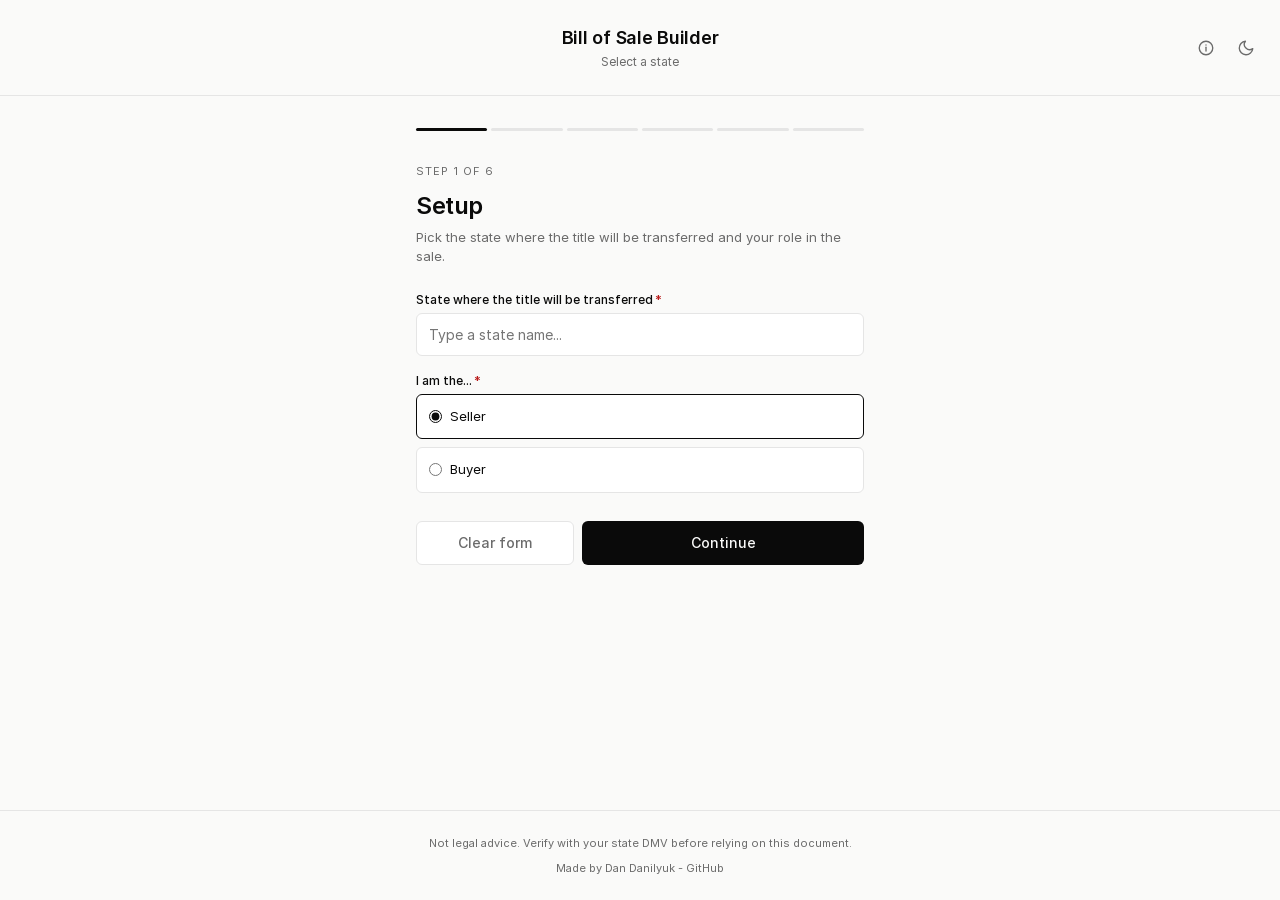
<file: index.html>
<!doctype html>
<html lang="en">
<head>
  <meta charset="utf-8">
  <meta name="viewport" content="width=device-width, initial-scale=1">
  <title>Free Vehicle Bill of Sale Builder - All 50 US States</title>
  <meta name="description" content="Bill of Sale Builder makes a free, printable vehicle bill of sale for any US state. Cars, trailers, boats - with state-aware notary and odometer rules.">
  <meta name="theme-color" content="#fafaf9" media="(prefers-color-scheme: light)">
  <meta name="theme-color" content="#0d1117" media="(prefers-color-scheme: dark)">

  <link rel="canonical" href="https://www.billofsalebuilder.com/">
  <link rel="icon" type="image/svg+xml" href="favicon.svg">
  <link rel="icon" type="image/png" sizes="32x32" href="favicon-32.png">
  <link rel="apple-touch-icon" href="apple-touch-icon.png">

  <meta property="og:type" content="website">
  <meta property="og:site_name" content="Bill of Sale Builder">
  <meta property="og:title" content="Free Vehicle Bill of Sale Builder - All 50 US States">
  <meta property="og:description" content="Bill of Sale Builder makes a free, printable vehicle bill of sale for any US state. Cars, trailers, boats - with state-aware notary and odometer rules.">
  <meta property="og:url" content="https://www.billofsalebuilder.com/">
  <meta property="og:image" content="https://www.billofsalebuilder.com/og.png">

  <meta name="twitter:card" content="summary_large_image">
  <meta name="twitter:title" content="Free Vehicle Bill of Sale Builder - All 50 US States">
  <meta name="twitter:description" content="Bill of Sale Builder makes a free, printable vehicle bill of sale for any US state. Cars, trailers, boats - with state-aware notary and odometer rules.">
  <meta name="twitter:image" content="https://www.billofsalebuilder.com/og.png">

  <script type="application/ld+json">
  {
    "@context": "https://schema.org",
    "@type": "WebApplication",
    "name": "Bill of Sale Builder",
    "description": "Bill of Sale Builder makes a free, printable vehicle bill of sale for any US state. Cars, trailers, boats - with state-aware notary and odometer rules.",
    "url": "https://www.billofsalebuilder.com/",
    "applicationCategory": "BusinessApplication",
    "operatingSystem": "Any",
    "browserRequirements": "Requires a modern browser with JavaScript enabled.",
    "offers": {
      "@type": "Offer",
      "price": "0",
      "priceCurrency": "USD"
    }
  }
  </script>

  <!-- Preload the self-hosted Inter weights so they download in parallel with
       the CSS instead of after it (fonts are otherwise discovered only once
       the stylesheet is parsed), shrinking the font-swap flash on cold loads.
       crossorigin is required for font preloads even same-origin. -->
  <link rel="preload" href="assets/fonts/Inter-Regular.woff2" as="font" type="font/woff2" crossorigin>
  <link rel="preload" href="assets/fonts/Inter-Medium.woff2" as="font" type="font/woff2" crossorigin>
  <link rel="preload" href="assets/fonts/Inter-SemiBold.woff2" as="font" type="font/woff2" crossorigin>

  <link rel="stylesheet" href="css/styles.css">

  <script>
    // No-flash theme init: read user's explicit choice or fall back to OS.
    // Runs before stylesheets paint; CSS keys off the data-theme attribute.
    (function () {
      try {
        var stored = localStorage.getItem('theme');
        var theme = stored === 'light' || stored === 'dark'
          ? stored
          : (window.matchMedia && matchMedia('(prefers-color-scheme: dark)').matches ? 'dark' : 'light');
        document.documentElement.setAttribute('data-theme', theme);
      } catch (e) {
        // localStorage / matchMedia disabled - fall through to default light.
      }
    })();
  </script>
</head>
<body>
  <noscript>
    <div style="padding: var(--space-4); text-align: center; background: var(--bg-elevated); color: var(--ink); border-bottom: 1px solid var(--subtle);">
      This tool needs JavaScript enabled to build your bill of sale. Please turn on JavaScript and reload the page.
    </div>
  </noscript>
  <header class="page-header">
    <h1 class="brand">Bill of Sale Builder</h1>
    <div class="brand-sub" data-state-subtitle></div>
    <div class="header-actions">
      <!-- Info icon: opens the separate How-it-works / FAQ page (a crawlable link). -->
      <a class="icon-btn" href="info.html" aria-label="How it works and FAQ">
        <svg viewBox="0 0 24 24" fill="none" stroke="currentColor" stroke-width="1.8" stroke-linecap="round" stroke-linejoin="round" aria-hidden="true">
          <circle cx="12" cy="12" r="9"/>
          <line x1="12" y1="11" x2="12" y2="16"/>
          <line x1="12" y1="8" x2="12.01" y2="8"/>
        </svg>
      </a>
      <button type="button" class="theme-toggle icon-btn" data-theme-toggle aria-label="Switch theme">
        <svg class="icon-moon" viewBox="0 0 24 24" fill="none" stroke="currentColor" stroke-width="1.8" stroke-linecap="round" stroke-linejoin="round" aria-hidden="true">
          <path d="M21 12.79A9 9 0 1 1 11.21 3 7 7 0 0 0 21 12.79z"/>
        </svg>
        <svg class="icon-sun" viewBox="0 0 24 24" fill="none" stroke="currentColor" stroke-width="1.8" stroke-linecap="round" stroke-linejoin="round" aria-hidden="true">
          <circle cx="12" cy="12" r="4"/>
          <path d="M12 2v2M12 20v2M4.93 4.93l1.41 1.41M17.66 17.66l1.41 1.41M2 12h2M20 12h2M4.93 19.07l1.41-1.41M17.66 6.34l1.41-1.41"/>
        </svg>
      </button>
    </div>
  </header>

  <main class="wizard">
    <!-- role="progressbar" actually exposes the aria-label ("Step N of 6",
         set by app.js) to assistive tech; on a bare div it is ignored. The
         segment spans are presentational under this role. -->
    <div class="progress" role="progressbar" aria-label="Wizard progress"
         aria-valuemin="1" aria-valuemax="6" aria-valuenow="1">
      <span class="progress__seg" data-step="1"></span>
      <span class="progress__seg" data-step="2"></span>
      <span class="progress__seg" data-step="3"></span>
      <span class="progress__seg" data-step="4"></span>
      <span class="progress__seg" data-step="5"></span>
      <span class="progress__seg" data-step="6"></span>
    </div>

    <section class="step" data-step="1" hidden>
      <div class="eyebrow" data-step-eyebrow></div>
      <h2 class="step__title" data-step-title></h2>
      <p class="step__sub" data-step-sub></p>
      <form class="step__form" data-step-form="1"><!-- fields injected by app.js --></form>
      <!-- State-specific guidance. Lives in the section chrome (NOT the form),
           so renderForm() clearing the form does not wipe it. Populated /
           hidden by app.js renderStateGuidance() based on the selected state. -->
      <div class="state-guidance" data-state-guidance hidden></div>
    </section>

    <section class="step" data-step="2" hidden>
      <div class="eyebrow" data-step-eyebrow></div>
      <h2 class="step__title" data-step-title></h2>
      <p class="step__sub" data-step-sub></p>
      <form class="step__form" data-step-form="2"></form>
    </section>

    <section class="step" data-step="3" hidden>
      <div class="eyebrow" data-step-eyebrow></div>
      <h2 class="step__title" data-step-title></h2>
      <p class="step__sub" data-step-sub></p>
      <form class="step__form" data-step-form="3"></form>
    </section>

    <section class="step" data-step="4" hidden>
      <div class="eyebrow" data-step-eyebrow></div>
      <h2 class="step__title" data-step-title></h2>
      <p class="step__sub" data-step-sub></p>
      <form class="step__form" data-step-form="4"></form>
    </section>

    <section class="step" data-step="5" hidden>
      <div class="eyebrow" data-step-eyebrow></div>
      <h2 class="step__title" data-step-title></h2>
      <p class="step__sub" data-step-sub></p>
      <form class="step__form" data-step-form="5"></form>
    </section>

    <section class="step" data-step="6" hidden>
      <div class="eyebrow" data-step-eyebrow></div>
      <h2 class="step__title" data-step-title></h2>
      <p class="step__sub" data-step-sub></p>
      <iframe class="pdf-preview" title="Bill of Sale preview"></iframe>
      <!-- Always-on fallback line. Some mobile browsers (iOS Safari) won't render
           a blob PDF inside an iframe; text set from COPY by app.js renderPreview(). -->
      <p class="pdf-hint" data-pdf-hint hidden></p>
    </section>

    <div class="actions">
      <button type="button" class="btn btn--ghost" data-action="back">Back</button>
      <button type="button" class="btn btn--secondary" data-action="clear" hidden>Clear form</button>
      <button type="button" class="btn btn--primary" data-action="continue">Continue</button>
      <!-- Mobile-safe escape hatch when the inline preview won't render; href +
           label set by app.js. -->
      <a class="btn btn--secondary" data-action="open-pdf" target="_blank" rel="noopener" hidden></a>
      <!-- Prints the preview iframe's PDF; label set by app.js. -->
      <button type="button" class="btn btn--secondary" data-action="print" hidden></button>
      <a class="btn btn--primary" data-action="download" hidden>Download PDF</a>
    </div>
  </main>

  <footer class="page-footer">
    <p class="page-footer__disclaimer" data-page-disclaimer></p>
    <p class="page-footer__credit">
      Made by <a href="https://dandanilyuk.com/" target="_blank" rel="noopener">Dan Danilyuk</a> -
      <a href="https://github.com/DanDanilyuk/billofsalebuilder" target="_blank" rel="noopener">GitHub</a>
    </p>
  </footer>

  <div class="modal" data-modal hidden>
    <div class="modal__overlay" data-modal-overlay></div>
    <div class="modal__dialog" role="dialog" aria-modal="true" aria-labelledby="modal-clear-title" aria-describedby="modal-clear-body">
      <h2 class="modal__title" id="modal-clear-title" data-modal-title></h2>
      <p class="modal__body" id="modal-clear-body" data-modal-body></p>
      <div class="modal__actions">
        <button type="button" class="btn btn--ghost" data-modal-cancel></button>
        <button type="button" class="btn btn--primary" data-modal-confirm></button>
      </div>
    </div>
  </div>

  <!-- jsPDF is lazy-loaded by js/app.js on first reaching Step 6 (see loadJsPdf),
       so it doesn't block first paint on every page view. -->
  <script type="module" src="js/app.js"></script>
</body>
</html>
</file>
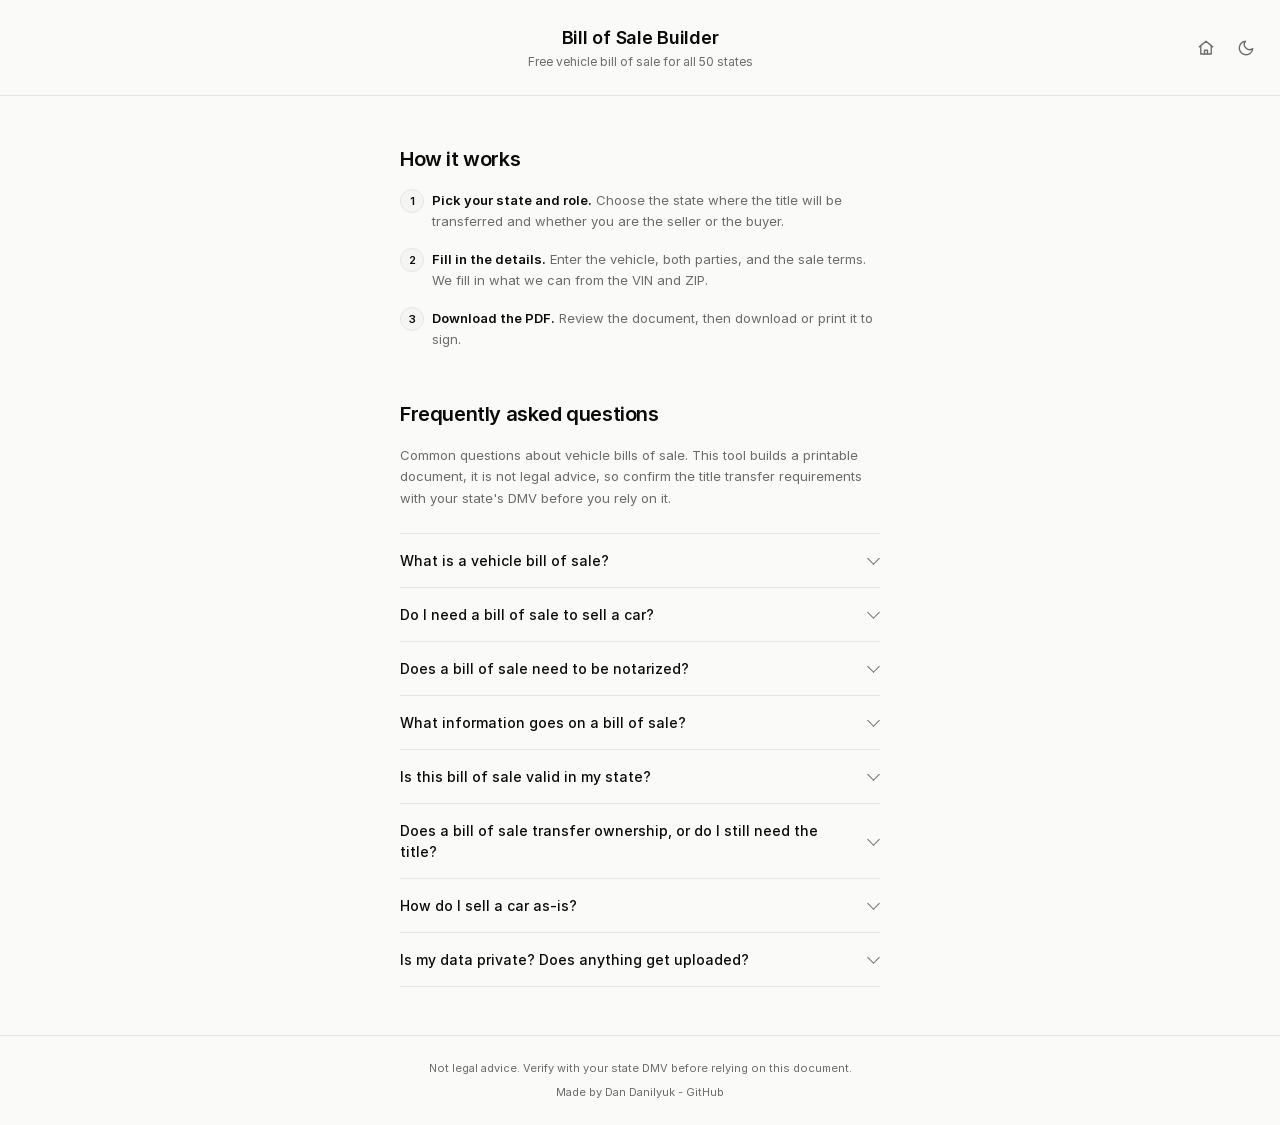
<file: info.html>
<!doctype html>
<html lang="en">
<head>
  <meta charset="utf-8">
  <meta name="viewport" content="width=device-width, initial-scale=1">
  <title>How it works & FAQ - Bill of Sale Builder</title>
  <meta name="description" content="How the Bill of Sale Builder works, plus answers to common questions about vehicle bills of sale, notarization, and titling.">
  <meta name="theme-color" content="#fafaf9" media="(prefers-color-scheme: light)">
  <meta name="theme-color" content="#0d1117" media="(prefers-color-scheme: dark)">

  <!-- Canonical is the extensionless URL: Cloudflare's asset handling serves
       this page at /info and 307-redirects /info.html to it, and a canonical
       must not point at a URL that redirects. Keep og:url and sitemap.xml in
       step. In-site links still use info.html so local static servers work. -->
  <link rel="canonical" href="https://www.billofsalebuilder.com/info">
  <link rel="icon" type="image/svg+xml" href="favicon.svg">
  <link rel="icon" type="image/png" sizes="32x32" href="favicon-32.png">
  <link rel="apple-touch-icon" href="apple-touch-icon.png">

  <meta property="og:type" content="website">
  <meta property="og:site_name" content="Bill of Sale Builder">
  <meta property="og:title" content="How it works & FAQ - Bill of Sale Builder">
  <meta property="og:description" content="How the Bill of Sale Builder works, plus answers to common questions about vehicle bills of sale, notarization, and titling.">
  <meta property="og:url" content="https://www.billofsalebuilder.com/info">
  <meta property="og:image" content="https://www.billofsalebuilder.com/og.png">

  <meta name="twitter:card" content="summary_large_image">
  <meta name="twitter:title" content="How it works & FAQ - Bill of Sale Builder">
  <meta name="twitter:description" content="How the Bill of Sale Builder works, plus answers to common questions about vehicle bills of sale, notarization, and titling.">
  <meta name="twitter:image" content="https://www.billofsalebuilder.com/og.png">

  <!-- FAQPage structured data. Mirrors the visible FAQ below so search engines
       can surface the same Q&A as rich results. Keep in sync with the on-page text. -->
  <script type="application/ld+json">
  {
    "@context": "https://schema.org",
    "@type": "FAQPage",
    "mainEntity": [
      {
        "@type": "Question",
        "name": "What is a vehicle bill of sale?",
        "acceptedAnswer": {
          "@type": "Answer",
          "text": "A vehicle bill of sale is a written record of a sale between a seller and a buyer. It lists the vehicle, the price, the date, and both parties, and serves as proof that the transaction took place. Many states ask for one as part of registering or titling the vehicle."
        }
      },
      {
        "@type": "Question",
        "name": "Do I need a bill of sale to sell a car?",
        "acceptedAnswer": {
          "@type": "Answer",
          "text": "It depends on where the title is transferred. Some states require a bill of sale for registration or tax purposes, while others treat it as optional but useful proof of the sale. Check your state's DMV to confirm what it asks for."
        }
      },
      {
        "@type": "Question",
        "name": "Does a bill of sale need to be notarized?",
        "acceptedAnswer": {
          "@type": "Answer",
          "text": "Most states do not require notarization, but a handful do, and others recommend it. This tool adds a notary block automatically when your selected state requires one, and lets you add it by choice otherwise. Check your state's DMV if you are unsure."
        }
      },
      {
        "@type": "Question",
        "name": "What information goes on a bill of sale?",
        "acceptedAnswer": {
          "@type": "Answer",
          "text": "A bill of sale typically includes the seller and buyer names and addresses, the vehicle details (year, make, model, VIN or HIN), the sale price and date, and the signatures of both parties. Vehicles that are 20 model years old or newer also need an odometer reading. This builder collects each of these as you move through the steps."
        }
      },
      {
        "@type": "Question",
        "name": "Is this bill of sale valid in my state?",
        "acceptedAnswer": {
          "@type": "Answer",
          "text": "The document is tailored to the state you select, using that state's title-transfer language and form references where they exist. Requirements still change over time and can vary by county, so confirm the details with your state's DMV before submitting."
        }
      },
      {
        "@type": "Question",
        "name": "Does a bill of sale transfer ownership, or do I still need the title?",
        "acceptedAnswer": {
          "@type": "Answer",
          "text": "A bill of sale records the sale, but in most states it does not transfer ownership on its own. The signed title is what officially transfers ownership, and the bill of sale supports it. Follow your state's DMV process to complete the title transfer."
        }
      },
      {
        "@type": "Question",
        "name": "How do I sell a car as-is?",
        "acceptedAnswer": {
          "@type": "Answer",
          "text": "Selling a vehicle as-is means the buyer accepts it in its current condition with no warranties from the seller. The document this tool generates states that the vehicle is sold as-is, with no warranties expressed or implied. Make sure both parties understand the condition of the vehicle before signing."
        }
      },
      {
        "@type": "Question",
        "name": "Is my data private? Does anything get uploaded?",
        "acceptedAnswer": {
          "@type": "Answer",
          "text": "Your document is built entirely in your browser, and nothing you enter is sent to us or stored on a server. Two optional lookups reach outside the page: the VIN field can query the federal NHTSA database to fill in year, make, and model, and the ZIP field can query a public postal-code service to fill in city and state. Nothing else leaves your browser."
        }
      }
    ]
  }
  </script>

  <!-- Preload the self-hosted Inter weights so they download in parallel with
       the CSS instead of after it (fonts are otherwise discovered only once
       the stylesheet is parsed), shrinking the font-swap flash on cold loads.
       crossorigin is required for font preloads even same-origin. -->
  <link rel="preload" href="assets/fonts/Inter-Regular.woff2" as="font" type="font/woff2" crossorigin>
  <link rel="preload" href="assets/fonts/Inter-Medium.woff2" as="font" type="font/woff2" crossorigin>
  <link rel="preload" href="assets/fonts/Inter-SemiBold.woff2" as="font" type="font/woff2" crossorigin>

  <link rel="stylesheet" href="css/styles.css">

  <script>
    // No-flash theme init (same as the builder page): honor the user's saved
    // choice or the OS preference before stylesheets paint.
    (function () {
      try {
        var stored = localStorage.getItem('theme');
        var theme = stored === 'light' || stored === 'dark'
          ? stored
          : (window.matchMedia && matchMedia('(prefers-color-scheme: dark)').matches ? 'dark' : 'light');
        document.documentElement.setAttribute('data-theme', theme);
      } catch (e) {
        // localStorage / matchMedia disabled - fall through to default light.
      }
    })();
  </script>
</head>
<body>
  <header class="page-header">
    <h1 class="brand">Bill of Sale Builder</h1>
    <!-- Static tagline mirrors the builder page's state subtitle, so both
         headers are the same height and the info page says what the tool is. -->
    <div class="brand-sub">Free vehicle bill of sale for all 50 states</div>
    <div class="header-actions">
      <a class="icon-btn" href="/" aria-label="Back to the builder">
        <svg viewBox="0 0 24 24" fill="none" stroke="currentColor" stroke-width="1.8" stroke-linecap="round" stroke-linejoin="round" aria-hidden="true">
          <path d="M3 10.5 12 3l9 7.5"/>
          <path d="M5 9.5V20h14V9.5"/>
          <path d="M10 20v-5h4v5"/>
        </svg>
      </a>
      <button type="button" class="theme-toggle icon-btn" data-theme-toggle aria-label="Switch theme">
        <svg class="icon-moon" viewBox="0 0 24 24" fill="none" stroke="currentColor" stroke-width="1.8" stroke-linecap="round" stroke-linejoin="round" aria-hidden="true">
          <path d="M21 12.79A9 9 0 1 1 11.21 3 7 7 0 0 0 21 12.79z"/>
        </svg>
        <svg class="icon-sun" viewBox="0 0 24 24" fill="none" stroke="currentColor" stroke-width="1.8" stroke-linecap="round" stroke-linejoin="round" aria-hidden="true">
          <circle cx="12" cy="12" r="4"/>
          <path d="M12 2v2M12 20v2M4.93 4.93l1.41 1.41M17.66 17.66l1.41 1.41M2 12h2M20 12h2M4.93 19.07l1.41-1.41M17.66 6.34l1.41-1.41"/>
        </svg>
      </button>
    </div>
  </header>

  <main class="seo seo--page">
    <div class="seo__inner">

      <div class="seo__block">
        <h2 class="seo__heading">How it works</h2>
        <ol class="seo__steps">
          <li><strong>Pick your state and role.</strong> Choose the state where the title will be transferred and whether you are the seller or the buyer.</li>
          <li><strong>Fill in the details.</strong> Enter the vehicle, both parties, and the sale terms. We fill in what we can from the VIN and ZIP.</li>
          <li><strong>Download the PDF.</strong> Review the document, then download or print it to sign.</li>
        </ol>
      </div>

      <div class="seo__block">
        <h2 class="seo__heading">Frequently asked questions</h2>
        <p class="seo__intro">Common questions about vehicle bills of sale. This tool builds a printable document, it is not legal advice, so confirm the title transfer requirements with your state's DMV before you rely on it.</p>

        <div class="seo__faq">
          <details class="seo__item">
            <summary class="seo__q">What is a vehicle bill of sale?</summary>
            <div class="seo__a"><p>A vehicle bill of sale is a written record of a sale between a seller and a buyer. It lists the vehicle, the price, the date, and both parties, and serves as proof that the transaction took place. Many states ask for one as part of registering or titling the vehicle.</p></div>
          </details>
          <details class="seo__item">
            <summary class="seo__q">Do I need a bill of sale to sell a car?</summary>
            <div class="seo__a"><p>It depends on where the title is transferred. Some states require a bill of sale for registration or tax purposes, while others treat it as optional but useful proof of the sale. Check your state's DMV to confirm what it asks for.</p></div>
          </details>
          <details class="seo__item">
            <summary class="seo__q">Does a bill of sale need to be notarized?</summary>
            <div class="seo__a"><p>Most states do not require notarization, but a handful do, and others recommend it. This tool adds a notary block automatically when your selected state requires one, and lets you add it by choice otherwise. Check your state's DMV if you are unsure.</p></div>
          </details>
          <details class="seo__item">
            <summary class="seo__q">What information goes on a bill of sale?</summary>
            <div class="seo__a"><p>A bill of sale typically includes the seller and buyer names and addresses, the vehicle details (year, make, model, VIN or HIN), the sale price and date, and the signatures of both parties. Vehicles that are 20 model years old or newer also need an odometer reading. This builder collects each of these as you move through the steps.</p></div>
          </details>
          <details class="seo__item">
            <summary class="seo__q">Is this bill of sale valid in my state?</summary>
            <div class="seo__a"><p>The document is tailored to the state you select, using that state's title-transfer language and form references where they exist. Requirements still change over time and can vary by county, so confirm the details with your state's DMV before submitting.</p></div>
          </details>
          <details class="seo__item">
            <summary class="seo__q">Does a bill of sale transfer ownership, or do I still need the title?</summary>
            <div class="seo__a"><p>A bill of sale records the sale, but in most states it does not transfer ownership on its own. The signed title is what officially transfers ownership, and the bill of sale supports it. Follow your state's DMV process to complete the title transfer.</p></div>
          </details>
          <details class="seo__item">
            <summary class="seo__q">How do I sell a car as-is?</summary>
            <div class="seo__a"><p>Selling a vehicle as-is means the buyer accepts it in its current condition with no warranties from the seller. The document this tool generates states that the vehicle is sold as-is, with no warranties expressed or implied. Make sure both parties understand the condition of the vehicle before signing.</p></div>
          </details>
          <details class="seo__item">
            <summary class="seo__q">Is my data private? Does anything get uploaded?</summary>
            <div class="seo__a"><p>Your document is built entirely in your browser, and nothing you enter is sent to us or stored on a server. Two optional lookups reach outside the page: the VIN field can query the federal NHTSA database to fill in year, make, and model, and the ZIP field can query a public postal-code service to fill in city and state. Nothing else leaves your browser.</p></div>
          </details>
        </div>
      </div>

    </div>
  </main>

  <footer class="page-footer">
    <p class="page-footer__disclaimer">Not legal advice. Verify with your state DMV before relying on this document.</p>
    <p class="page-footer__credit">
      Made by <a href="https://dandanilyuk.com/" target="_blank" rel="noopener">Dan Danilyuk</a> -
      <a href="https://github.com/DanDanilyuk/billofsalebuilder" target="_blank" rel="noopener">GitHub</a>
    </p>
  </footer>

  <!-- Only the theme toggle needs JS here; the no-flash init above already set
       the theme. Shared with the builder page via js/theme.js. -->
  <script type="module">
    import { bindThemeToggle } from './js/theme.js';
    bindThemeToggle();
  </script>
</body>
</html>
</file>
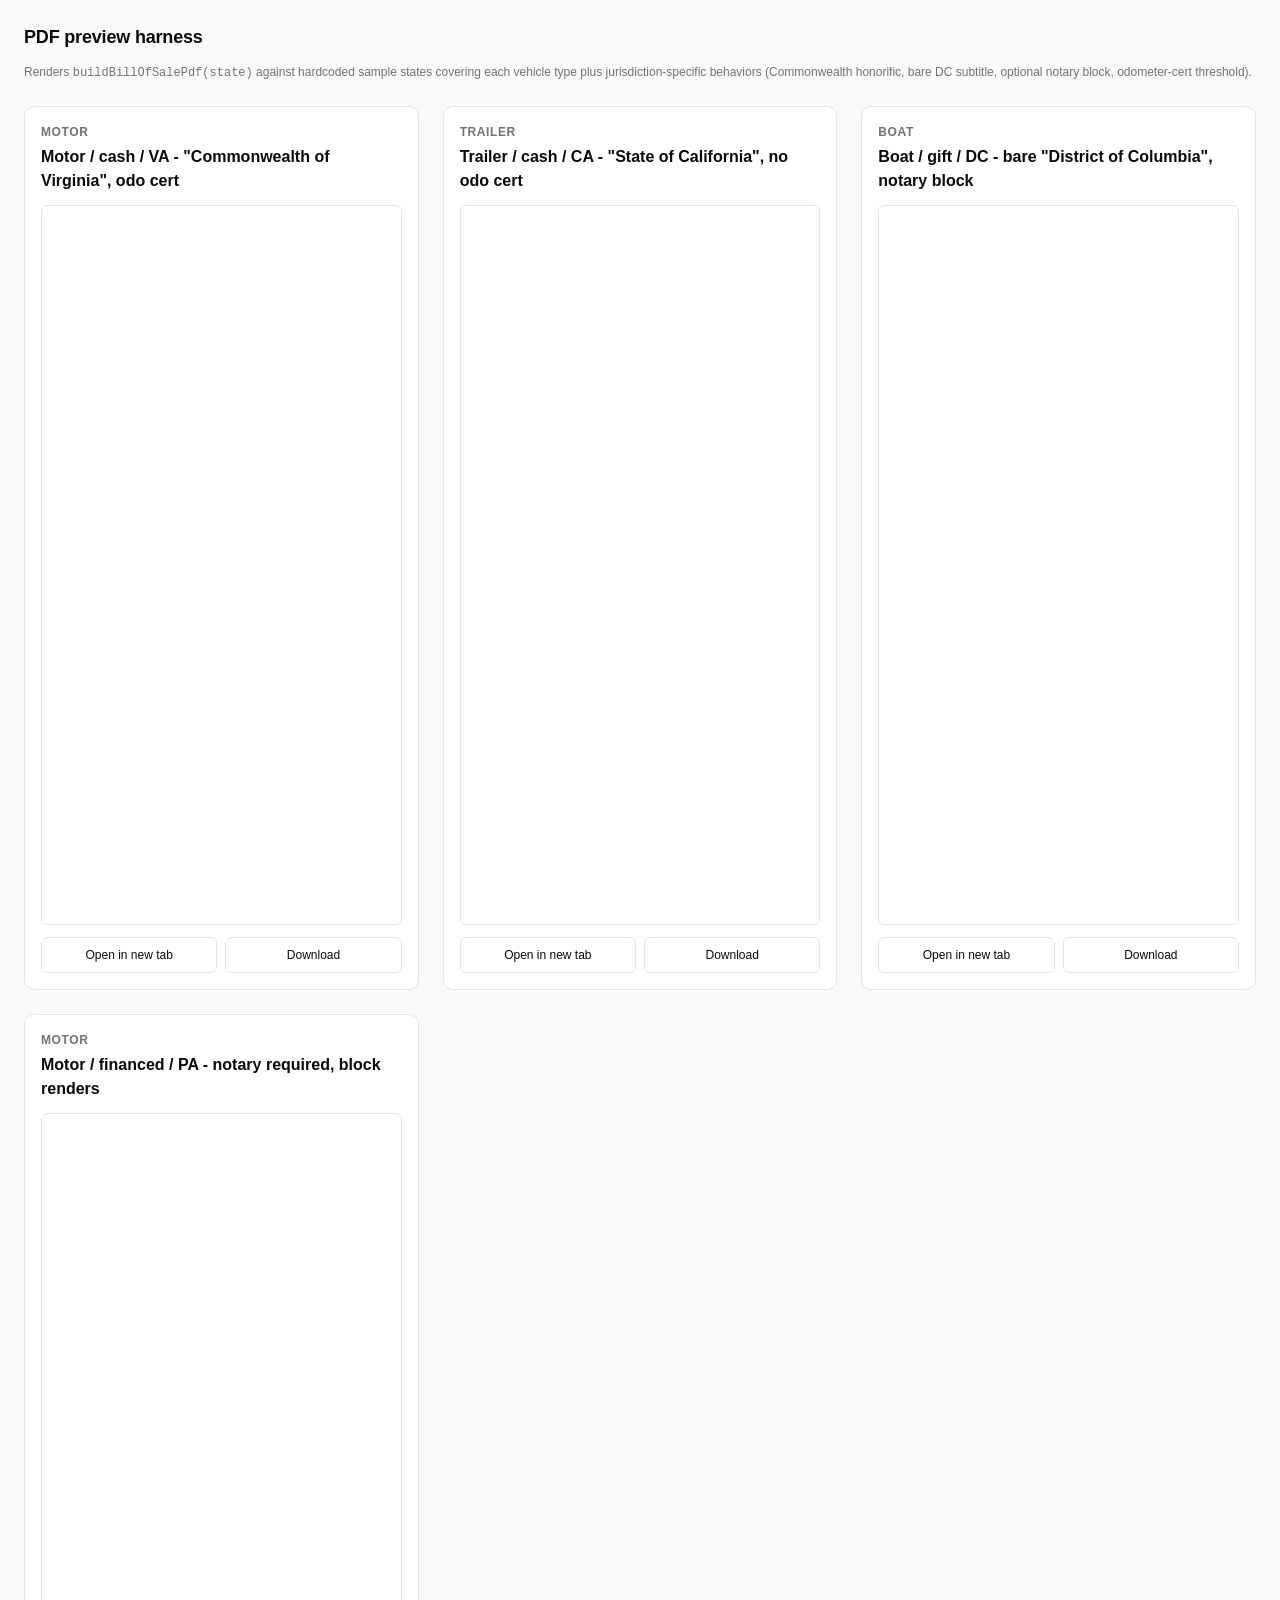
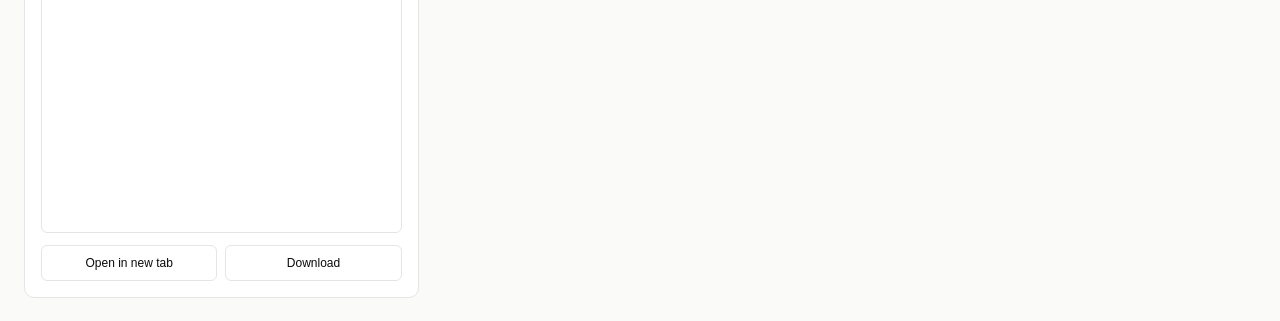
<file: __test/preview.html>
<!doctype html>
<html lang="en">
<head>
  <meta charset="utf-8">
  <meta name="viewport" content="width=device-width, initial-scale=1">
  <title>PDF preview harness</title>
  <style>
    :root {
      --bg: #fafaf9;
      --surface: #ffffff;
      --ink: #0a0a0a;
      --muted: #737373;
      --subtle: #e5e5e5;
    }
    * { box-sizing: border-box; }
    html, body { margin: 0; padding: 0; }
    body {
      background: var(--bg);
      color: var(--ink);
      font: 14px/1.5 -apple-system, BlinkMacSystemFont, 'Segoe UI', sans-serif;
      padding: 24px;
    }
    h1 {
      font-size: 18px;
      margin: 0 0 4px;
      letter-spacing: -0.01em;
    }
    .sub {
      color: var(--muted);
      margin-bottom: 24px;
      font-size: 12px;
    }
    .grid {
      display: grid;
      gap: 24px;
      grid-template-columns: repeat(auto-fit, minmax(360px, 1fr));
    }
    .card {
      background: var(--surface);
      border: 1px solid var(--subtle);
      border-radius: 10px;
      padding: 16px;
      display: flex;
      flex-direction: column;
      gap: 12px;
    }
    .card__title {
      font-size: 12px;
      font-weight: 600;
      letter-spacing: 0.05em;
      text-transform: uppercase;
      color: var(--muted);
    }
    .card__name {
      font-size: 16px;
      font-weight: 600;
      margin-top: -8px;
    }
    iframe {
      width: 100%;
      height: 720px;
      border: 1px solid var(--subtle);
      border-radius: 6px;
      background: #fff;
    }
    .actions { display: flex; gap: 8px; }
    a.btn {
      flex: 1;
      text-align: center;
      padding: 8px 12px;
      border-radius: 6px;
      border: 1px solid var(--subtle);
      text-decoration: none;
      color: var(--ink);
      font-size: 12px;
      font-weight: 500;
    }
    a.btn:hover { border-color: var(--ink); }
    .err {
      color: #b91c1c;
      background: #fef2f2;
      border: 1px solid #fecaca;
      border-radius: 6px;
      padding: 12px;
      font-family: ui-monospace, SFMono-Regular, Menlo, monospace;
      font-size: 12px;
      white-space: pre-wrap;
    }
  </style>
</head>
<body>
  <h1>PDF preview harness</h1>
  <p class="sub">
    Renders <code>buildBillOfSalePdf(state)</code> against hardcoded sample
    states covering each vehicle type plus jurisdiction-specific behaviors
    (Commonwealth honorific, bare DC subtitle, optional notary block,
    odometer-cert threshold).
  </p>

  <div id="grid" class="grid"></div>

  <!-- jsPDF must load before pdf.js (UMD attaches to window.jspdf). -->
  <script src="../lib/jspdf.umd.min.js"></script>
  <script type="module">
    import { buildBillOfSalePdf } from '../js/pdf.js';

    const today = new Date().toISOString().slice(0, 10);

    const baseMeta = (usState, role = 'seller') => ({
      version: 2,
      usState,
      role,
      updatedAt: new Date().toISOString(),
    });

    const samples = [
      {
        name: 'Motor / cash / VA - "Commonwealth of Virginia", odo cert',
        state: {
          vehicle: {
            type: 'motor',
            year: '2018',
            make: 'Toyota',
            model: 'Camry',
            color: 'Silver',
            subType: 'sedan',
            subTypeOther: '',
            vin: '4T1B11HK5JU123456',
            hin: '',
            length: '',
            hullMaterial: '',
            odometer: '67432',
            odometerUnit: 'miles',
            odometerStatus: 'actual',
          },
          seller: {
            firstName: 'Jane', middleName: 'Q.', lastName: 'Seller',
            street: '123 Main Street',
            city: 'Richmond',
            state: 'VA',
            zip: '23220',
            phone: '8045551234',
            license: 'A12345678',
            skipFill: false,
          },
          buyer: {
            firstName: 'John', middleName: 'P.', lastName: 'Buyer',
            street: '456 Oak Avenue',
            city: 'Charlottesville',
            state: 'VA',
            zip: '22902',
            phone: '4345559876',
            license: '',
            skipFill: false,
          },
          sale: {
            price: '12500.00',
            date: today,
            payment: 'cash',
            paymentOther: '',
            priceNegotiable: false,
            includeNotary: false,
            notaryUserSet: false,
          },
          meta: baseMeta('VA', 'seller'),
        },
      },
      {
        name: 'Trailer / cash / CA - "State of California", no odo cert',
        state: {
          vehicle: {
            type: 'trailer',
            year: '2020',
            make: 'Big Tex',
            model: '70CH',
            color: 'Black',
            subType: 'utility',
            subTypeOther: '',
            vin: '16VCX1420L1234567',
            hin: '',
            length: '14',
            hullMaterial: '',
            odometer: '',
            odometerUnit: 'miles',
            odometerStatus: 'actual',
          },
          seller: {
            firstName: 'Marcus', middleName: 'L.', lastName: 'Henderson-Wright',
            street: '7821 Westmoreland Boulevard, Apt 4B',
            city: 'Long Beach',
            state: 'CA',
            zip: '90802-1234',
            phone: '',
            license: '',
            skipFill: false,
          },
          buyer: {
            firstName: 'Priya', middleName: '', lastName: 'Subramanian',
            street: '15 Short Ln',
            city: 'San Diego',
            state: 'CA',
            zip: '92101',
            phone: '6195551122',
            license: 'T98765432',
            skipFill: false,
          },
          sale: {
            price: '3200.00',
            date: today,
            payment: 'cash',
            paymentOther: '',
            priceNegotiable: false,
            includeNotary: false,
            notaryUserSet: false,
          },
          meta: baseMeta('CA', 'seller'),
        },
      },
      {
        name: 'Boat / gift / DC - bare "District of Columbia", notary block',
        state: {
          vehicle: {
            type: 'boat',
            year: '2015',
            make: 'Boston Whaler',
            model: 'Montauk 170',
            color: 'White / Blue',
            subType: 'powerboat',
            subTypeOther: '',
            vin: '',
            hin: 'BWCE1234E515',
            length: '17',
            hullMaterial: 'fiberglass',
            odometer: '',
            odometerUnit: 'miles',
            odometerStatus: 'actual',
          },
          seller: {
            firstName: 'Robert', middleName: 'E.', lastName: 'Lee Jr.',
            street: '1 Harbor Way',
            city: 'Washington',
            state: 'DC',
            zip: '20001',
            phone: '2025550001',
            license: '',
            skipFill: false,
          },
          buyer: {
            firstName: 'Eleanor', middleName: '', lastName: 'Lee',
            street: '1 Harbor Way',
            city: 'Washington',
            state: 'DC',
            zip: '20001',
            phone: '',
            license: '',
            skipFill: false,
          },
          sale: {
            price: '0',
            date: today,
            payment: 'gift',
            paymentOther: '',
            priceNegotiable: false,
            includeNotary: true,        // DC notary='recommended', auto-on
            notaryUserSet: false,
          },
          meta: baseMeta('DC', 'seller'),
        },
      },
      {
        name: 'Motor / financed / PA - notary required, block renders',
        state: {
          vehicle: {
            type: 'motor',
            year: '2022',
            make: 'Ford',
            model: 'F-150',
            color: 'Blue',
            subType: 'truck',
            subTypeOther: '',
            vin: '1FTFW1E50NFA12345',
            hin: '',
            length: '',
            hullMaterial: '',
            odometer: '18750',
            odometerUnit: 'miles',
            odometerStatus: 'actual',
          },
          seller: {
            firstName: 'Anna', middleName: '', lastName: 'Kowalski',
            street: '402 Liberty Avenue',
            city: 'Pittsburgh',
            state: 'PA',
            zip: '15222',
            phone: '4125550199',
            license: '',
            skipFill: false,
          },
          buyer: {
            firstName: 'Devon', middleName: '', lastName: 'Martinez',
            street: '88 Walnut St',
            city: 'Philadelphia',
            state: 'PA',
            zip: '19106',
            phone: '',
            license: '',
            skipFill: false,
          },
          sale: {
            price: '38500.00',
            date: today,
            payment: 'financed',
            paymentOther: '',
            priceNegotiable: false,
            includeNotary: true,        // PA notary='required', auto-on
            notaryUserSet: false,
          },
          meta: baseMeta('PA', 'seller'),
        },
      },
    ];

    const grid = document.getElementById('grid');

    for (const sample of samples) {
      const card = document.createElement('div');
      card.className = 'card';

      const title = document.createElement('div');
      title.className = 'card__title';
      title.textContent = sample.state.vehicle.type;
      card.appendChild(title);

      const name = document.createElement('div');
      name.className = 'card__name';
      name.textContent = sample.name;
      card.appendChild(name);

      try {
        const blob = buildBillOfSalePdf(sample.state);
        const url = URL.createObjectURL(blob);

        const iframe = document.createElement('iframe');
        iframe.src = url;
        iframe.title = sample.name;
        card.appendChild(iframe);

        const actions = document.createElement('div');
        actions.className = 'actions';

        const open = document.createElement('a');
        open.className = 'btn';
        open.href = url;
        open.target = '_blank';
        open.rel = 'noopener';
        open.textContent = 'Open in new tab';
        actions.appendChild(open);

        const dl = document.createElement('a');
        dl.className = 'btn';
        dl.href = url;
        dl.download = `sample-${sample.state.vehicle.type}.pdf`;
        dl.textContent = 'Download';
        actions.appendChild(dl);

        card.appendChild(actions);
      } catch (err) {
        const e = document.createElement('div');
        e.className = 'err';
        e.textContent = (err && err.stack) || String(err);
        card.appendChild(e);
        console.error(sample.name, err);
      }

      grid.appendChild(card);
    }
  </script>
</body>
</html>
</file>
<file: css/styles.css>
@font-face {
  font-family: 'Inter';
  src: url('../assets/fonts/Inter-Regular.woff2') format('woff2');
  font-weight: 400;
  font-display: swap;
}
@font-face {
  font-family: 'Inter';
  src: url('../assets/fonts/Inter-Medium.woff2') format('woff2');
  font-weight: 500;
  font-display: swap;
}
@font-face {
  font-family: 'Inter';
  src: url('../assets/fonts/Inter-SemiBold.woff2') format('woff2');
  font-weight: 600;
  font-display: swap;
}

:root {
  /* Pinned per theme (not "light dark"): native controls - radios,
     checkboxes, the date picker icon - must follow the manual toggle, not the
     OS preference. Light is the default token set (also the no-JS case). */
  color-scheme: light;
  --bg: #fafaf9;
  --surface: #ffffff;
  --bg-elevated: #f5f5f4;
  --ink: #0a0a0a;
  --ink-hover: #1a1a1a;
  --muted: #6b6b6b; /* >= 4.5:1 AA even on --bg-elevated (#f5f5f4: ~4.9:1) */
  --subtle: #e5e5e5;
  --error: #b91c1c;
  --overlay: rgba(10, 10, 10, 0.4);
  --shadow-pop: 0 8px 24px rgba(0, 0, 0, 0.08);
  --shadow-modal: 0 20px 50px rgba(0, 0, 0, 0.18);
  --select-chevron: url("data:image/svg+xml,%3Csvg xmlns='http://www.w3.org/2000/svg' viewBox='0 0 12 8' width='12' height='8'%3E%3Cpath fill='none' stroke='%230a0a0a' stroke-width='1.5' d='M1 1.5l5 5 5-5'/%3E%3C/svg%3E");
  --radius-sm: 6px;
  --radius-md: 10px;
  --space-1: 4px;
  --space-2: 8px;
  --space-3: 12px;
  --space-4: 16px;
  --space-6: 24px;
  --space-8: 32px;
  --space-12: 48px;
  --max-width: 480px;
  --font-sans: 'Inter', -apple-system, BlinkMacSystemFont, 'Segoe UI', sans-serif;
  --font-mono: ui-monospace, SFMono-Regular, Menlo, Consolas, monospace;
}

[data-theme="dark"] {
  /* Refined dark palette. Cool undertones (slight blue cast) reduce
     eye strain compared to neutral grays at the same lightness, and
     wider tonal gaps between bg / surface / elevated give inputs
     and cards real separation without resorting to harsh borders. */
  color-scheme: dark;
  --bg: #0d1117;            /* cool deep base */
  --surface: #161b22;       /* +5L lift for inputs, modal, cards */
  --bg-elevated: #1f242b;   /* +5L again for prominent checkboxes */
  --ink: #e6edf3;           /* soft cool white, ~95% L, ~13.7:1 on bg */
  --ink-hover: #f0f6fc;     /* near-white on primary button hover */
  --muted: #8b949e;         /* ~6.4:1 on bg, comfortable for hints */
  --subtle: #30363d;        /* borders read clearly against surface */
  --error: #f85149;         /* warmer red, visible on cool bg */
  --overlay: rgba(1, 4, 9, 0.65);                   /* stronger scrim - 40% black is weak on a dark bg */
  --shadow-pop: 0 8px 24px rgba(0, 0, 0, 0.5);      /* black shadows need more weight on #0d1117 */
  --shadow-modal: 0 20px 50px rgba(0, 0, 0, 0.65);
  --select-chevron: url("data:image/svg+xml,%3Csvg xmlns='http://www.w3.org/2000/svg' viewBox='0 0 12 8' width='12' height='8'%3E%3Cpath fill='none' stroke='%23e6edf3' stroke-width='1.5' d='M1 1.5l5 5 5-5'/%3E%3C/svg%3E");
}

* { box-sizing: border-box; }
[hidden] { display: none !important; }
html, body { margin: 0; padding: 0; }
body {
  background: var(--bg);
  color: var(--ink);
  font: 400 14px/1.5 var(--font-sans);
  -webkit-font-smoothing: antialiased;
  min-height: 100vh;
  display: flex;
  flex-direction: column;
}

.page-header {
  position: relative;
  padding: var(--space-6) var(--space-4);
  text-align: center;
  border-bottom: 1px solid var(--subtle);
}
.brand { font-size: 18px; font-weight: 600; letter-spacing: -0.015em; margin: 0; }
.brand-sub { font-size: 12px; color: var(--muted); margin-top: 2px; }

/* Header action group: icon controls pinned to the top-right of the header. */
.header-actions {
  position: absolute;
  top: 50%;
  right: var(--space-4);
  transform: translateY(-50%);
  display: inline-flex;
  align-items: center;
  gap: var(--space-1);
}
/* Shared icon button / link (info, home, theme toggle). */
.icon-btn {
  width: 36px;
  height: 36px;
  display: inline-flex;
  align-items: center;
  justify-content: center;
  padding: 0;
  background: transparent;
  border: 1px solid transparent;
  border-radius: var(--radius-sm);
  color: var(--muted);
  cursor: pointer;
  text-decoration: none;
  transition: color 0.15s, border-color 0.15s;
}
.icon-btn:hover { color: var(--ink); border-color: var(--subtle); }
.icon-btn:focus-visible { outline: 2px solid var(--ink); outline-offset: 2px; }
.icon-btn svg { width: 18px; height: 18px; display: block; }

/* Theme toggle shares .icon-btn; only the sun/moon swap is specific to it. */
.theme-toggle .icon-sun { display: none; }
[data-theme="dark"] .theme-toggle .icon-sun { display: block; }
[data-theme="dark"] .theme-toggle .icon-moon { display: none; }

.wizard {
  width: 100%;
  max-width: var(--max-width);
  margin: 0 auto;
  padding: var(--space-8) var(--space-4) var(--space-12);
  flex: 1;
}

.progress { display: flex; gap: var(--space-1); margin-bottom: var(--space-8); }
.progress__seg {
  flex: 1; height: 3px; background: var(--subtle); border-radius: 2px;
  transition: background 0.2s;
}
.progress__seg.is-done, .progress__seg.is-current { background: var(--ink); }

.eyebrow {
  font-size: 11px; letter-spacing: 0.1em; text-transform: uppercase;
  color: var(--muted); margin-bottom: var(--space-2);
}
.step__title { font-size: 24px; font-weight: 600; margin: 0 0 var(--space-1); letter-spacing: -0.02em; }
/* The title is a programmatic focus target on step change (app.js goto), never
   a tab stop, so it takes no focus ring. */
.step__title:focus { outline: none; }
.step__sub { color: var(--muted); margin: 0 0 var(--space-6); font-size: 13px; }

.field { margin-bottom: var(--space-4); }
.field__label { display: block; font-size: 12px; font-weight: 500; margin-bottom: var(--space-1); }
.field__label .req { color: var(--error); margin-left: 2px; }
.field__hint { font-size: 11px; color: var(--muted); margin-top: var(--space-1); }
.field__error { font-size: 12px; color: var(--error); margin-top: var(--space-1); display: none; }
.field.is-error .field__error { display: block; }
.field.is-error .input,
.field.is-error .select { border-color: var(--error); }

.input, .select, .textarea {
  width: 100%;
  background: var(--surface);
  border: 1px solid var(--subtle);
  border-radius: var(--radius-sm);
  padding: 10px 12px;
  font: inherit;
  color: var(--ink);
  transition: border-color 0.15s;
  min-height: 40px;
}
.input:focus, .select:focus, .textarea:focus {
  outline: none;
  border-color: var(--ink);
  border-width: 1px;
}
.input--mono { font-family: var(--font-mono); letter-spacing: 0.04em; text-transform: uppercase; }
.select { appearance: none; background-image: var(--select-chevron); background-repeat: no-repeat; background-position: right 12px center; padding-right: 32px; }

.radio-group, .checkbox-group { display: flex; flex-direction: column; gap: var(--space-2); }
.radio, .checkbox {
  display: flex; align-items: center; gap: var(--space-2);
  padding: 12px;
  border: 1px solid var(--subtle); border-radius: var(--radius-sm);
  background: var(--surface);
  cursor: pointer;
  font-size: 13px;
  min-height: 44px;
}
.radio.is-selected, .checkbox.is-selected { border-color: var(--ink); }
.radio input, .checkbox input { margin: 0; accent-color: var(--ink); }

.actions {
  position: sticky; bottom: 0;
  /* Wrap (with nowrap labels on .btn) so a crowded row - Step 6's four PDF
     actions - breaks onto a second line instead of squeezing labels onto
     three lines. Two-button steps still fit on one row. */
  display: flex; flex-wrap: wrap; gap: var(--space-2);
  padding: var(--space-3) var(--space-4);
  /* Solid from the top of the buttons down; only the top padding fades, so
     fields scrolling under the stuck bar don't show through beside or
     between the buttons. */
  background: linear-gradient(to top, var(--bg) calc(100% - var(--space-3)), transparent);
  margin: 0 calc(-1 * var(--space-4));
}
.btn {
  flex: 1;
  min-height: 44px;
  display: inline-flex; align-items: center; justify-content: center;
  border: 1px solid transparent;
  border-radius: var(--radius-sm);
  padding: 0 var(--space-4);
  font: 500 14px/1 var(--font-sans);
  white-space: nowrap;
  cursor: pointer;
  text-decoration: none;
  background: var(--surface);
  color: var(--ink);
  transition: background 0.15s, border-color 0.15s;
}
.btn--ghost { border-color: var(--subtle); }
.btn--ghost:hover { border-color: var(--ink); }
.btn--secondary { color: var(--muted); border-color: var(--subtle); }
.btn--primary { background: var(--ink); color: var(--bg); flex: 2; }
.btn--primary:hover { background: var(--ink-hover); }
.btn[disabled] { opacity: 0.4; cursor: not-allowed; }

.searchselect { position: relative; }
.searchselect__input { width: 100%; }
.searchselect__list {
  position: absolute;
  left: 0; right: 0; top: 100%;
  margin: 4px 0 0; padding: 4px 0;
  list-style: none;
  background: var(--surface);
  border: 1px solid var(--ink);
  border-radius: var(--radius-sm);
  max-height: 240px;
  overflow-y: auto;
  overscroll-behavior: contain;
  z-index: 10;
  box-shadow: var(--shadow-pop);
}
.searchselect__list[hidden] { display: none; }
.searchselect__option {
  display: flex;
  align-items: baseline;
  justify-content: space-between;
  gap: var(--space-3);
  padding: 10px 12px;
  font-size: 13px;
  cursor: pointer;
  color: var(--ink);
  transition: background-color 0.1s;
}
.searchselect__option[aria-selected="true"],
.searchselect__option:hover {
  background: var(--subtle);
}
.searchselect__option .abbr {
  flex: 0 0 auto;
  margin-left: var(--space-2);
  color: var(--muted);
  font-family: var(--font-mono);
  font-size: 11px;
  letter-spacing: 0.04em;
  text-transform: uppercase;
}
.searchselect__empty {
  padding: 10px 12px;
  font-size: 13px;
  color: var(--muted);
  cursor: default;
}
/* On the --subtle highlight background, --muted falls under 4.5:1 in both
   themes; promote the abbreviation to full ink while the row is active. */
.searchselect__option[aria-selected="true"] .abbr,
.searchselect__option:hover .abbr {
  color: var(--ink);
}

.modal {
  position: fixed;
  inset: 0;
  display: flex;
  align-items: center;
  justify-content: center;
  padding: var(--space-4);
  z-index: 100;
}
.modal__overlay {
  position: absolute;
  inset: 0;
  background: var(--overlay);
  cursor: pointer;
}
.modal__dialog {
  position: relative;
  background: var(--surface);
  border: 1px solid var(--ink);
  border-radius: var(--radius-md);
  padding: var(--space-6);
  width: 100%;
  max-width: 380px;
  box-shadow: var(--shadow-modal);
}
.modal__title {
  font-size: 18px;
  font-weight: 600;
  letter-spacing: -0.01em;
  margin: 0 0 var(--space-2);
  color: var(--ink);
}
.modal__body {
  font-size: 13px;
  color: var(--muted);
  margin: 0 0 var(--space-6);
  line-height: 1.5;
}
.modal__actions {
  display: flex;
  gap: var(--space-2);
}
.modal__actions .btn { flex: 1; min-height: 44px; }

.checkbox--prominent {
  min-height: 52px;
  padding: 14px 16px;
  border-color: var(--ink);
  background: var(--bg-elevated);
  font-weight: 500;
  transition: background-color 0.15s, color 0.15s, border-color 0.15s;
}
.checkbox--prominent.is-selected {
  background: var(--ink);
  color: var(--surface);
  border-color: var(--ink);
}
.checkbox--prominent.is-selected input { accent-color: var(--surface); }

.pdf-preview {
  width: 100%; height: 70vh;
  border: 1px solid var(--subtle); border-radius: var(--radius-md);
  background: var(--surface);
}

/* Always-on fallback hint under the Step 6 preview. The inline iframe can't be
   trusted to render a blob PDF on every browser, so this quietly points at the
   open-in-new-tab / download paths. */
.pdf-hint {
  margin: var(--space-3) 0 0;
  font-size: 13px;
  line-height: 1.5;
  color: var(--muted);
}

/* Step 6 PDF build failure banner (created dynamically by app.js). Mirrors the
   field-error palette (--error) in a padded, bordered card so a failed preview
   is explained rather than just blank. */
.preview-error {
  padding: var(--space-4);
  border: 1px solid var(--error);
  border-radius: var(--radius-md);
  color: var(--error);
  font-size: 13px;
  line-height: 1.5;
}

/* ---- state guidance card (Step 1) --------------------------------------
   Quiet info panel below the Step 1 form, populated once a state is picked.
   Sits inside the wizard column; elevated surface + hairline border keeps it
   distinct from the form without shouting. All color from tokens. */
.state-guidance {
  margin-top: var(--space-6);
  padding: var(--space-4);
  background: var(--bg-elevated);
  border: 1px solid var(--subtle);
  border-radius: var(--radius-md);
}
.state-guidance__heading {
  margin: 0;
  font-size: 14px;
  font-weight: 600;
  letter-spacing: -0.01em;
  color: var(--ink);
}
.state-guidance__line {
  margin: var(--space-2) 0 0;
  font-size: 13px;
  line-height: 1.6;
  color: var(--muted);
}
/* De-emphasized closing disclaimer, set off by a hairline rule. Placed after
   .state-guidance__line so its margin wins at equal specificity. */
.state-guidance__disclaimer {
  margin-top: var(--space-3);
  padding-top: var(--space-3);
  border-top: 1px solid var(--subtle);
  font-size: 12px;
}

.page-footer {
  padding: var(--space-6) var(--space-4);
  text-align: center;
  font-size: 11px;
  color: var(--muted);
  border-top: 1px solid var(--subtle);
}
.page-footer p { margin: 0; }
.page-footer__credit { margin-top: var(--space-2) !important; }
.page-footer__credit a {
  color: inherit;
  text-decoration: none;
  border-bottom: 1px solid transparent;
  transition: color 0.15s, border-color 0.15s;
}
.page-footer__credit a:hover {
  color: var(--ink);
  border-bottom-color: var(--ink);
}

/* ---- SEO content (how-it-works + FAQ) ----------------------------------
   Static crawlable text below the wizard. A full-bleed top rule (like the
   header / footer) separates it from the tool, while the inner column shares
   the wizard's max-width so the page reads as one continuous surface. All
   color comes from tokens, so light / dark are handled for free. */
.seo {
  border-top: 1px solid var(--subtle);
  padding: var(--space-12) var(--space-4);
}
/* Info page variant: the .seo block is the whole page body, so drop the top
   rule (the header already separates it) and grow to push the footer down. */
.seo--page { border-top: 0; flex: 1; }
.seo__inner {
  width: 100%;
  max-width: var(--max-width);
  margin: 0 auto;
}
.seo__block + .seo__block { margin-top: var(--space-12); }
.seo__heading {
  font-size: 20px;
  font-weight: 600;
  letter-spacing: -0.02em;
  margin: 0 0 var(--space-4);
}
.seo__intro {
  color: var(--muted);
  font-size: 13px;
  line-height: 1.65;
  margin: 0 0 var(--space-6);
}

/* How-it-works: an ordered list with numbered tokens instead of raw markers,
   so the steps still carry list/order semantics for assistive tech. */
.seo__steps {
  list-style: none;
  margin: 0;
  padding: 0;
  counter-reset: seo-step;
}
.seo__steps li {
  position: relative;
  padding-left: var(--space-8);
  margin-bottom: var(--space-4);
  color: var(--muted);
  font-size: 13px;
  line-height: 1.65;
}
.seo__steps li:last-child { margin-bottom: 0; }
.seo__steps li::before {
  counter-increment: seo-step;
  content: counter(seo-step);
  position: absolute;
  left: 0;
  top: -1px;
  width: 22px;
  height: 22px;
  display: inline-flex;
  align-items: center;
  justify-content: center;
  font-size: 11px;
  font-weight: 600;
  color: var(--ink);
  background: var(--bg-elevated);
  border: 1px solid var(--subtle);
  border-radius: 50%;
}
.seo__steps strong { color: var(--ink); font-weight: 600; }

/* FAQ: native <details>/<summary> accordion. Rows are separated by hairline
   rules; the default disclosure triangle is replaced with a rotating chevron. */
.seo__faq { border-top: 1px solid var(--subtle); }
.seo__item { border-bottom: 1px solid var(--subtle); }
.seo__q {
  display: block;          /* drops the default list-item marker */
  list-style: none;
  cursor: pointer;
  position: relative;
  padding: var(--space-4) var(--space-6) var(--space-4) 0;
  font-size: 14px;
  font-weight: 500;
  color: var(--ink);
  transition: color 0.15s;
}
.seo__q::-webkit-details-marker { display: none; }
.seo__q::after {
  content: '';
  position: absolute;
  right: 2px;
  top: 50%;
  width: 8px;
  height: 8px;
  margin-top: -6px;
  border-right: 1.5px solid var(--muted);
  border-bottom: 1.5px solid var(--muted);
  transform: rotate(45deg);
  transition: transform 0.2s ease, border-color 0.15s;
}
.seo__item[open] .seo__q::after {
  margin-top: -2px;
  transform: rotate(-135deg);
}
.seo__q:hover { color: var(--ink-hover); }
.seo__q:hover::after { border-color: var(--ink); }
.seo__q:focus-visible {
  outline: 2px solid var(--ink);
  outline-offset: 2px;
  border-radius: var(--radius-sm);
}
.seo__a {
  padding: 0 var(--space-6) var(--space-4) 0;
  color: var(--muted);
  font-size: 13px;
  line-height: 1.65;
}
.seo__a p { margin: 0; }

@media (max-width: 480px) {
  .wizard { padding: var(--space-6) var(--space-3) var(--space-12); }
  .actions { flex-direction: column; margin: 0 calc(-1 * var(--space-3)); }
  .btn--primary { flex: 1; }
  .seo { padding: var(--space-8) var(--space-3); }
}
</file>
